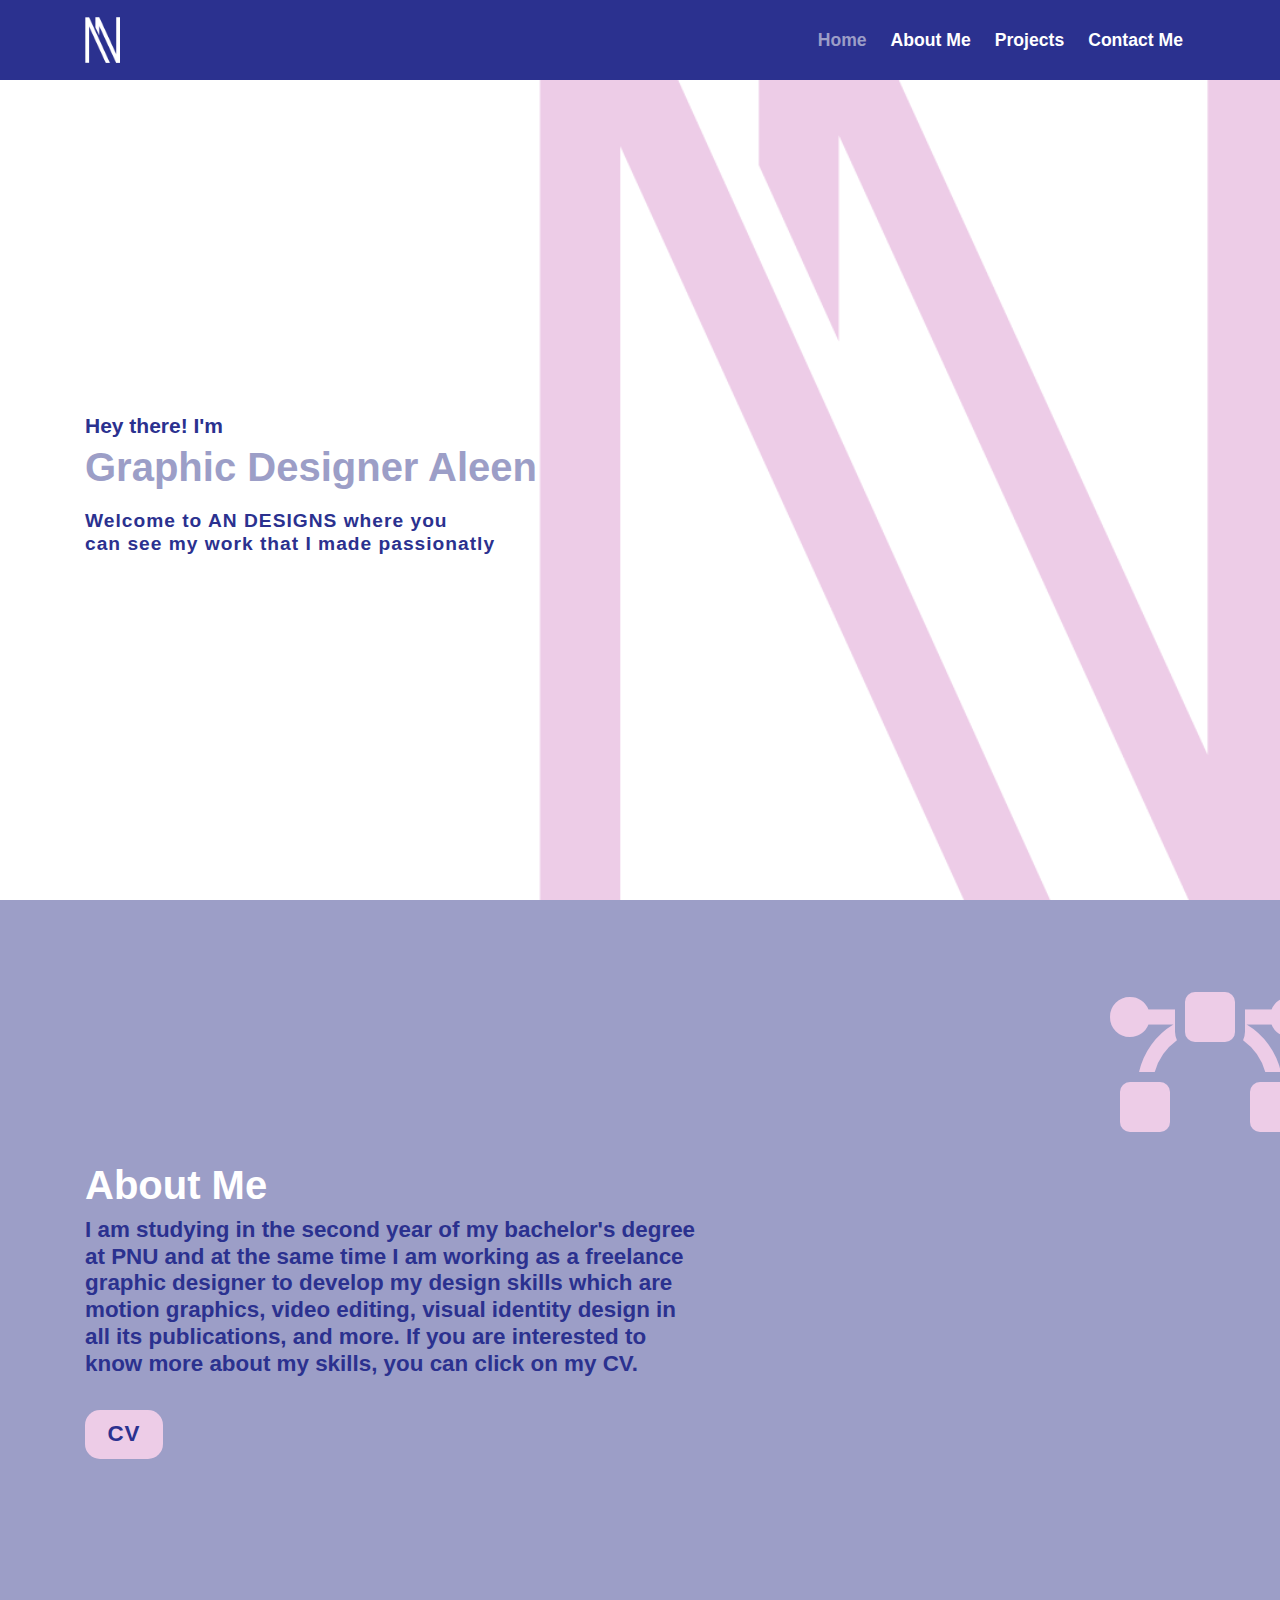
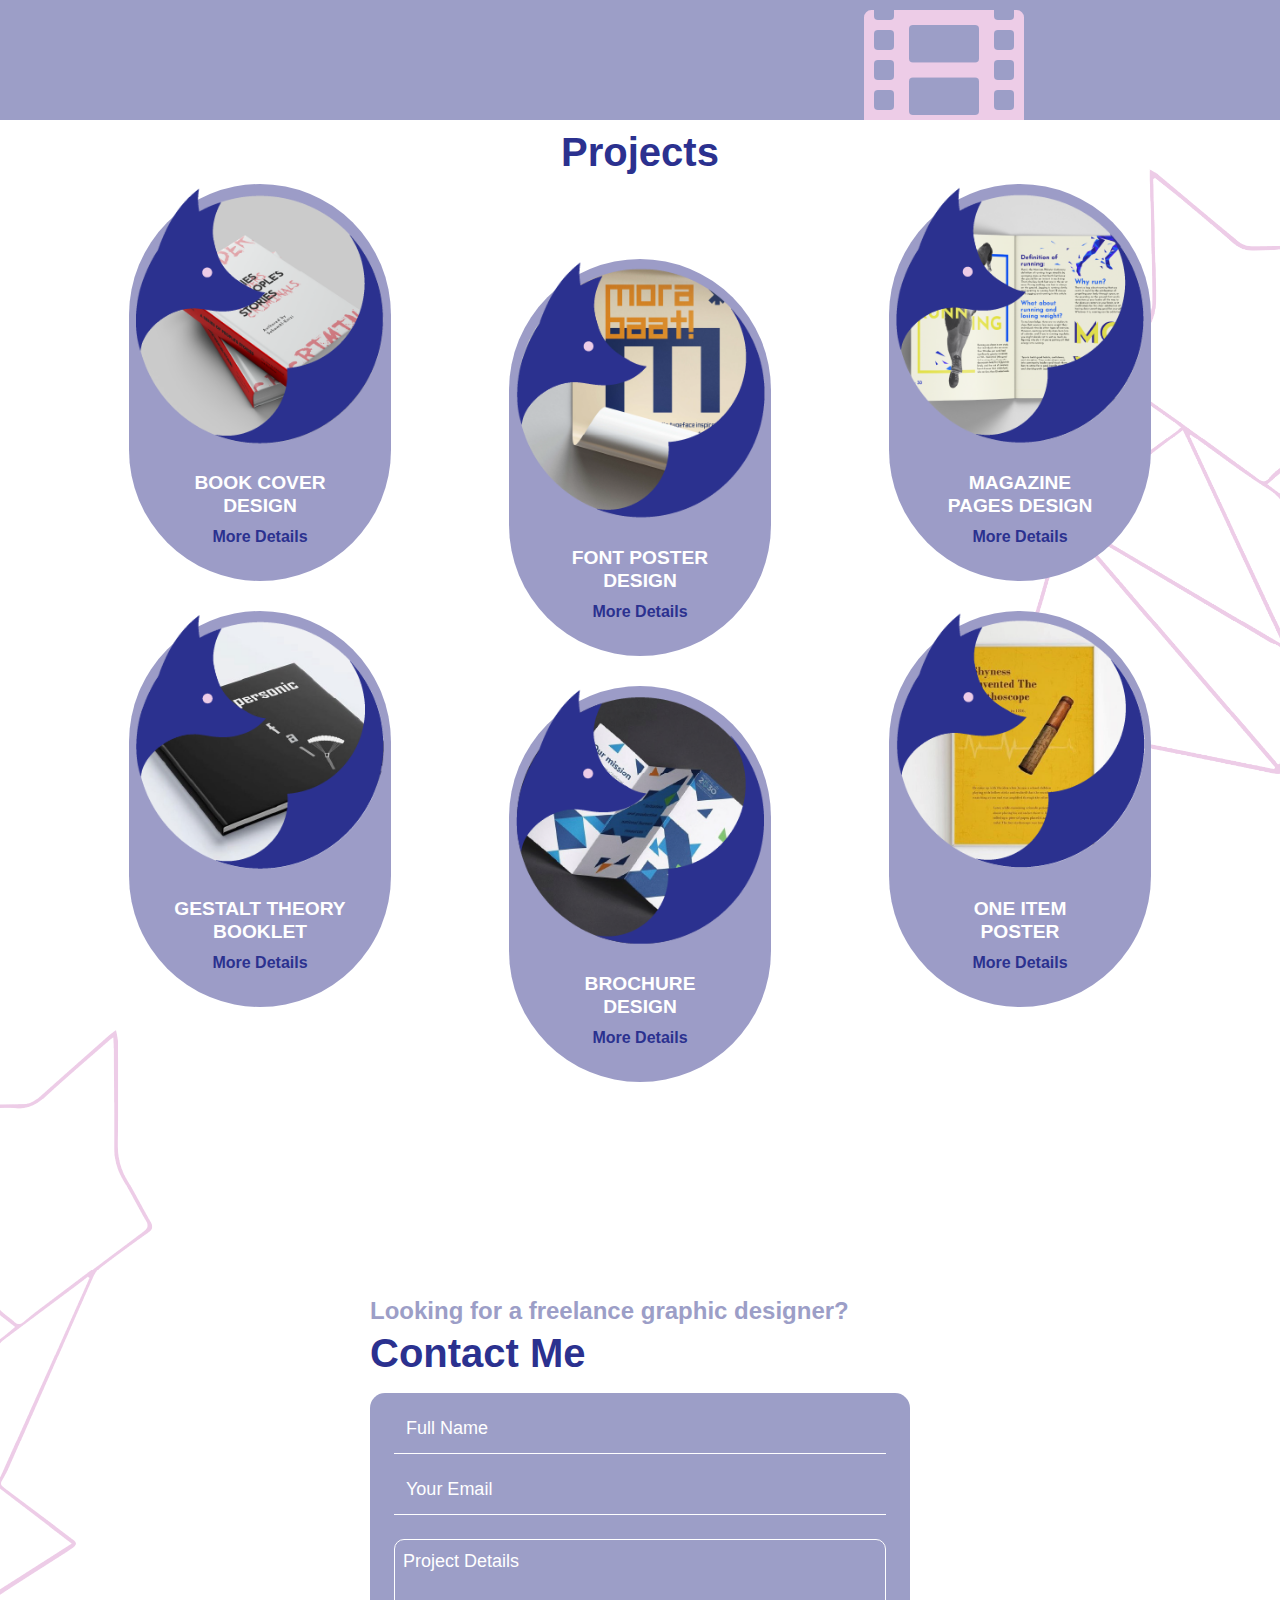
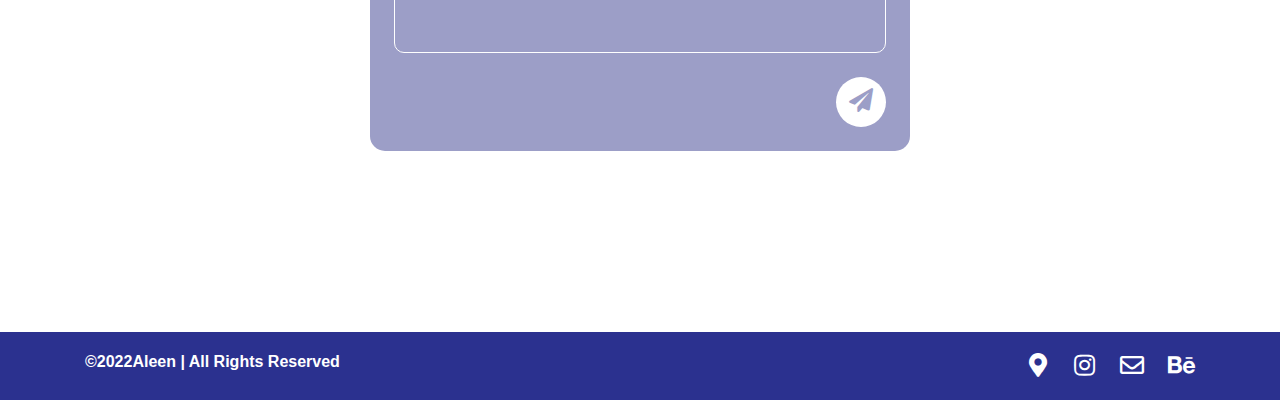
<file: index.html>
<!DOCTYPE html>
<html>
  <head>
    <meta charset="UTF-8" />
    <meta http-equiv="X-UA-Compatible" content="IE=edge" />
    <meta name="viewport" content="width=device-width, initial-scale=1.0" />
    <title>AN DESIGNS</title>
    <link
      rel="stylesheet"
      href="https://cdnjs.cloudflare.com/ajax/libs/font-awesome/5.15.4/css/all.min.css"
    />
    <link
      href="https://fonts.googleapis.com/css2?family=Nunito+Sans:wght@400;600;700&display=swap"
      rel="stylesheet"
    />
    <link rel="stylesheet" href="css/style.css" />
  </head>

  <body>
    <!-- Nav Bar Area  -->
    <nav class="navbar navbar-expand-lg">
      <div class="container">
        <a class="navbar-brand" href="#">
          <img src="images/logo.png" width="35" height="46" alt="" />
        </a>
        <button
          class="navbar-toggler"
          type="button"
          data-toggle="collapse"
          data-target="#navbarSupportedContent"
          aria-controls="navbarSupportedContent"
          aria-expanded="false"
          aria-label="Toggle navigation"
        >
          <i class="fas fa-bars"></i>
        </button>

        <div class="collapse navbar-collapse" id="navbarSupportedContent">
          <ul class="navbar-nav ml-auto">
            <li class="nav-item active">
              <a data-target="Home" class="nav-link" href="#Home"
                >Home <span class="sr-only">(current)</span></a
              >
            </li>
            <li class="nav-item">
              <a data-target="about__me" class="nav-link" href="#about__me"
                >About Me</a
              >
            </li>

            <li class="nav-item">
              <a data-target="Projects" class="nav-link" href="#Projects"
                >Projects</a
              >
            </li>
            <li class="nav-item">
              <a data-target="contact__me" class="nav-link" href="#contact__me"
                >Contact Me</a
              >
            </li>
          </ul>
        </div>
      </div>
    </nav>
    <!-- End Navbar  -->

    <!-- Start Main Content -->
    <section class="main" id="Home">
      <div class="container">
        <div>
          <h2><span class="intro"> Hey there! I'm</span><br>Graphic Designer Aleen</h2>

          <h3>
            Welcome to AN DESIGNS where you<br />can see my work that I made
            passionatly
          </h3>

          <!-- <a href="#Projects" class="main-btn">View my work </a>
          <div class="social-icons">
            <a href="#"><i class="fab fa-instagram"></i></a>
            <a href="#"><i class="fab fa-behance"></i></a>
          </div> -->
        </div>
      </div>

      <div class="img_md d-lg-none w-100">
      </div>

    </section>
    <!-- End Main Content -->

    <!-- Start About Me  -->

    <section class="about__me adobe apps position-relative" id="about__me">
      <div class="container d-flex flex-column align-items-start">
        <h2 class="title text-capitalize">About me</h2>
        <p>
          I am studying in the second year of my bachelor's degree <br> at PNU and at
          the same time I am working as a freelance <br> graphic designer to develop
          my design skills which are <br> motion graphics, video editing, visual
          identity design in <br> all its publications, and more. If you are
          interested to <br> know more about my skills, you can click on my CV.
        </p>
        <a
          href="https://drive.google.com/file/d/1Jfr28La4YLH1afXl1R5aICSt3pMZMd9Z/view?usp=sharing"
          target="_blank"
          class="my__cv text-capitalize"
          >CV</a
        >
      </div>
      <i class="fas fa-bezier-curve fa-10x"></i>

      <i class="fas fa-film fa-10x"></i>
    </section>

    <!-- End About me  -->

    <section class="Projects position-relative" id="Projects">
      <img class="right__part__bg" src="images/background fox right.png" alt="">
      <img class="left__part__bg" src="images/background fox left.png" alt="">
      <div class="container">
        <h2 class="title text-center">Projects</h2>
        <div class="row">
          <div class="col-lg-4">
            <div class="content">
              <div class="Project-cards">
                <div class="Project-image">
                  <img src="images/book cover w circle wolf.png" alt="poster" />
                </div>
                <div class="Project-info">
                  <strong class="Project-title">
                    <h3 class="text-uppercase">BOOK COVER DESIGN</h3>
                    <a href="project1.html" class="More-details">More details</a>
                  </strong>
                </div>
              </div>
            </div>
          </div>
          <div class="col-lg-4">
            <div class="content transformed__content">
              <div class="Project-cards">
                <div class="Project-image">
                  <img src="images/poster w circle wolf.png" alt="poster" />
                </div>
                <div class="Project-info">
                  <strong class="Project-title">
                    <h3>Font poster design</h3>
                    <a href="project2.html" class="More-details"
                      >More details</a
                    >
                  </strong>
                </div>
              </div>
            </div>
          </div>
          <div class="col-lg-4">
            <div class="content">
              <div class="Project-cards">
                <div class="Project-image">
                  <img src="images/magazine w circle wolf.png" alt="" />
                </div>
                <div class="Project-info">
                  <div class="Project-title">
                    <h3>MAGAZINE PAGES DESIGN</h3>
                    <a href="project3.html" class="More-details">More details</a>
                  </div>
                </div>
              </div>
            </div>
          </div>
          <div class="col-lg-4">
            <div class="content">
              <div class="Project-cards">
                <div class="Project-image">
                  <img
                    src="images/gestalt theoory booklet w circle wolf.png"
                    alt="poster"
                  />
                </div>
                <div class="Project-info">
                  <strong class="Project-title">
                    <h3 class="text-uppercase">GESTALT THEORY BOOKLET</h3>
                    <a href="project4.html" class="More-details">More details</a>
                  </strong>
                </div>
              </div>
            </div>
          </div>
          <div class="col-lg-4">
            <div class="content transformed__content">
              <div class="Project-cards">
                <div class="Project-image">
                  <img src="images/brochure w circle wolf.png" alt="poster" />
                </div>
                <div class="Project-info">
                  <strong class="Project-title">
                    <h3>BROCHURE DESIGN</h3>
                    <a href="project5.html" class="More-details">More details</a>
                  </strong>
                </div>
              </div>
            </div>
          </div>
          <div class="col-lg-4">
            <div class="content">
              <div class="Project-cards">
                <div class="Project-image">
                  <img src="images/one item poster w circle wolf.png" alt="" />
                </div>
                <div class="Project-info">
                  <div class="Project-title">
                    <h3>ONE ITEM POSTER</h3>
                    <a href="project6.html" class="More-details">More details</a>
                  </div>
                </div>
              </div>
            </div>
          </div>
        </div>
        
      </div>
    </section>

    <section class="contact__me" id="contact__me">
      <div class="container">
        <div class="row justify-content-center">
          <div class="col-lg-6">
            <span>Looking for a freelance graphic designer?</span>
            <h3>Contact Me</h3>
            <div class="form__part">
              <form action="">
                <input
                  class="d-block w-100"
                  type="text"
                  name=""
                  id=""
                  placeholder="Full Name"
                />
                <input
                  class="d-block w-100"
                  type="text"
                  name=""
                  id=""
                  placeholder="Your Email"
                />
                <textarea
                  class="d-block w-100"
                  name=""
                  id=""
                  rows="4"
                  placeholder="Project Details"
                ></textarea>
                <button class="submit" type="submit">
                  <i class="fas fa-paper-plane"></i>
                </button>
              </form>
            </div>
          </div>
        </div>
      </div>
    </section>

    <footer class="footer">
      <div class="container">
        <div class="d-flex footer_wrapper justify-content-between flex-wrap align-items-center">
          <p class="footer-title mb-2">©2022Aleen | All Rights Reserved</p>
          <div class="footer-social-icons">
            <a
              style="text-decoration: none;"
              target="_blank"
              href="https://www.google.com/maps/place/Princess+Nourah+Bint+Abdul+Rahman+University/@24.8466575,46.7233299,17z/data=!3m1!4b1!4m5!3m4!1s0x140e8f02757ea8c9:0x2ae023476577aa2b!8m2!3d24.8466526!4d46.7255186"
            >
            <i class="fas fa-map-marker-alt"></i>
            </a>
            <a target="_blank" href="https://www.instagram.com/aleendesigns/"
              ><i class="fab fa-instagram"></i
            ></a>
            <a href="mailto:aleenalaleen@hotmail.com"
              ><i class="far fa-envelope"></i
            ></a>
            <a
              target="_blank"
              class="p-0"
              href="https://www.behance.net/aleenabdullah"
              ><i class="fab fa-behance"></i
            ></a>
          </div>
        </div>
      </div>
    </footer>

    

    <script src="js/jquery-3.2.1.min.js"></script>
    <script src="js/popper.min.js"></script>
    <script src="js/bootstrap.min.js"></script>
    <script src="js/main.js"></script>
  </body>
</html>
</file>
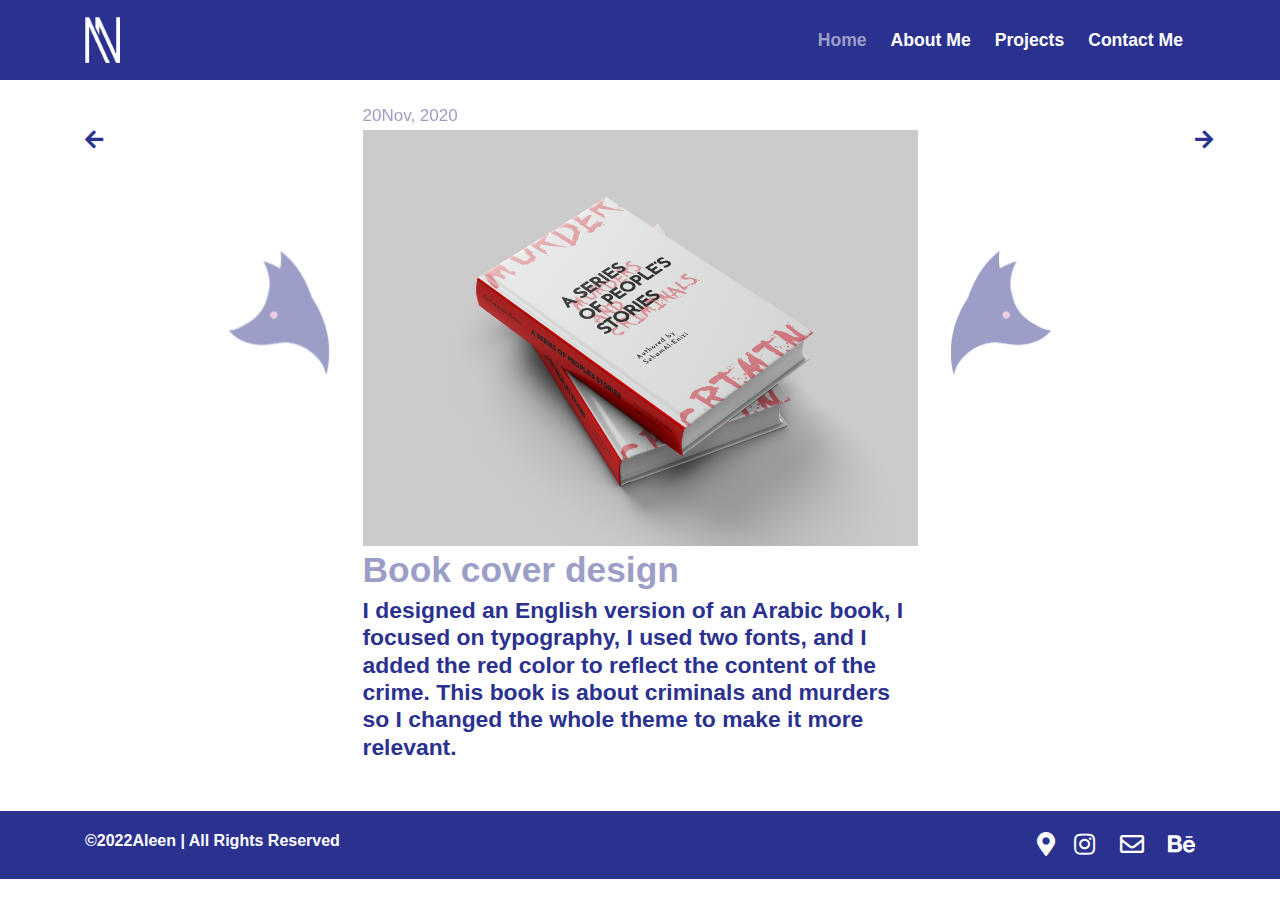
<file: project1.html>
<!DOCTYPE html>
<html>
  <head>
    <meta charset="UTF-8" />
    <meta http-equiv="X-UA-Compatible" content="IE=edge" />
    <meta name="viewport" content="width=device-width, initial-scale=1.0" />
    <title>Project 1 </title>
    <link
      rel="stylesheet"
      href="https://cdnjs.cloudflare.com/ajax/libs/font-awesome/5.15.4/css/all.min.css"
    />
    <link rel="stylesheet" href="css/style.css" />
  </head>

  <body>
    <!-- Nav Bar Area  -->
    <nav class="navbar navbar-expand-lg">
      <div class="container">
        <a class="navbar-brand" href="index.html">
          <img src="images/logo.png" width="35" height="46" alt="" />
        </a>
        <button
          class="navbar-toggler"
          type="button"
          data-toggle="collapse"
          data-target="#navbarSupportedContent"
          aria-controls="navbarSupportedContent"
          aria-expanded="false"
          aria-label="Toggle navigation"
        >
          <i class="fas fa-bars"></i>
        </button>

        <div class="collapse navbar-collapse" id="navbarSupportedContent">
          <ul class="navbar-nav ml-auto">
            <li class="nav-item active">
              <a class="nav-link" href="index.html"
                >Home <span class="sr-only">(current)</span></a
              >
            </li>
            <li class="nav-item">
              <a
                data-target="about__me"
                class="nav-link"
                href="index.html#about__me"
                >About Me</a
              >
            </li>

            <li class="nav-item">
              <a
                data-target="Projects"
                class="nav-link"
                href="index.html#Projects"
                >Projects</a
              >
            </li>
            <li class="nav-item">
              <a
                data-target="contact__me"
                class="nav-link"
                href="index.html#contact__me"
                >Contact Me</a
              >
            </li>
          </ul>
        </div>
      </div>
    </nav>
    <!-- End Navbar  -->

    <div class="project__details">
      <div class="container">
        <div class="position-relative date_holder w-50 m-auto">
          <div class="project__date">20Nov, 2020</div>
        </div>
        <div class="project__slider">
          <div
            id="carouselExampleControls"
            class="carousel slide"
            data-ride="carousel"
          >
          <a href="project2.html" class="position-absolute project_next">
            <i class="fas fa-arrow-right   position-absolute"></i>
          </a>
          <a href="project6.html" class="position-absolute project_prev">
            <i class="fas fa-arrow-left   position-absolute"></i>
          </a>

         

            <div class="carousel-inner m-auto w-50">
              <div class="carousel-item active">
                <img
                  class="d-block w-100"
                  src="images/book cover3.jpg"
                  alt="First slide"
                />
              </div>
              <div class="carousel-item">
                <img
                  class="d-block w-100"
                  src="images/book cover 1.jpg"
                  alt="Second slide"
                />
              </div>
              <div class="carousel-item">
                <img
                  class="d-block w-100"
                  src="images/book cover2.jpg"
                  alt="Third slide"
                />
              </div>
            </div>
            <a
              class="carousel-control-prev"
              href="#carouselExampleControls"
              role="button"
              data-slide="prev"
            >
              <img width="100" src="images/wolf head LEFT.png" alt="Prev" />
            </a>
            <a
              class="carousel-control-next"
              href="#carouselExampleControls"
              role="button"
              data-slide="next"
            >
              <img width="100" src="images/wolf head RIGHT.png" alt=" Next" />
            </a>
          </div>
          <div class="project__caption">
            <h3>Book cover design</h3>
            <p>
             I designed an English version of an Arabic book, I focused on typography, I used two fonts, and I added the red color to reflect the content of the crime. This book is about criminals and murders so I changed the whole theme to make it more relevant.  
            </p>
          </div>
        </div>
      </div>
    </div>

    <footer class="footer">
      <div class="container">
        <div class="d-flex footer_wrapper justify-content-between flex-wrap align-items-center">
          <p class="footer-title mb-2">©2022Aleen | All Rights Reserved</p>
          <div class="footer-social-icons">
            <a
              style="text-decoration: none; padding-right: 12px"
              target="_blank"
              href="https://www.google.com/maps/place/Princess+Nourah+Bint+Abdul+Rahman+University/@24.8466575,46.7233299,17z/data=!3m1!4b1!4m5!3m4!1s0x140e8f02757ea8c9:0x2ae023476577aa2b!8m2!3d24.8466526!4d46.7255186"
            >
            <i class="fas fa-map-marker-alt"></i>
            </a>
            <a target="_blank" href="https://www.instagram.com/aleendesigns/"
              ><i class="fab fa-instagram"></i
            ></a>
            <a href="mailto:aleenalaleen@hotmail.com"
              ><i class="far fa-envelope"></i
            ></a>
            <a
              target="_blank"
              class="p-0"
              href="https://www.behance.net/aleenabdullah"
              ><i class="fab fa-behance"></i
            ></a>
          </div>
        </div>
      </div>
    </footer>

    <script src="js/jquery-3.2.1.min.js"></script>
    <script src="js/popper.min.js"></script>
    <script src="js/bootstrap.min.js"></script>
    <script src="js/main.js"></script>
  </body>
</html>
</file>
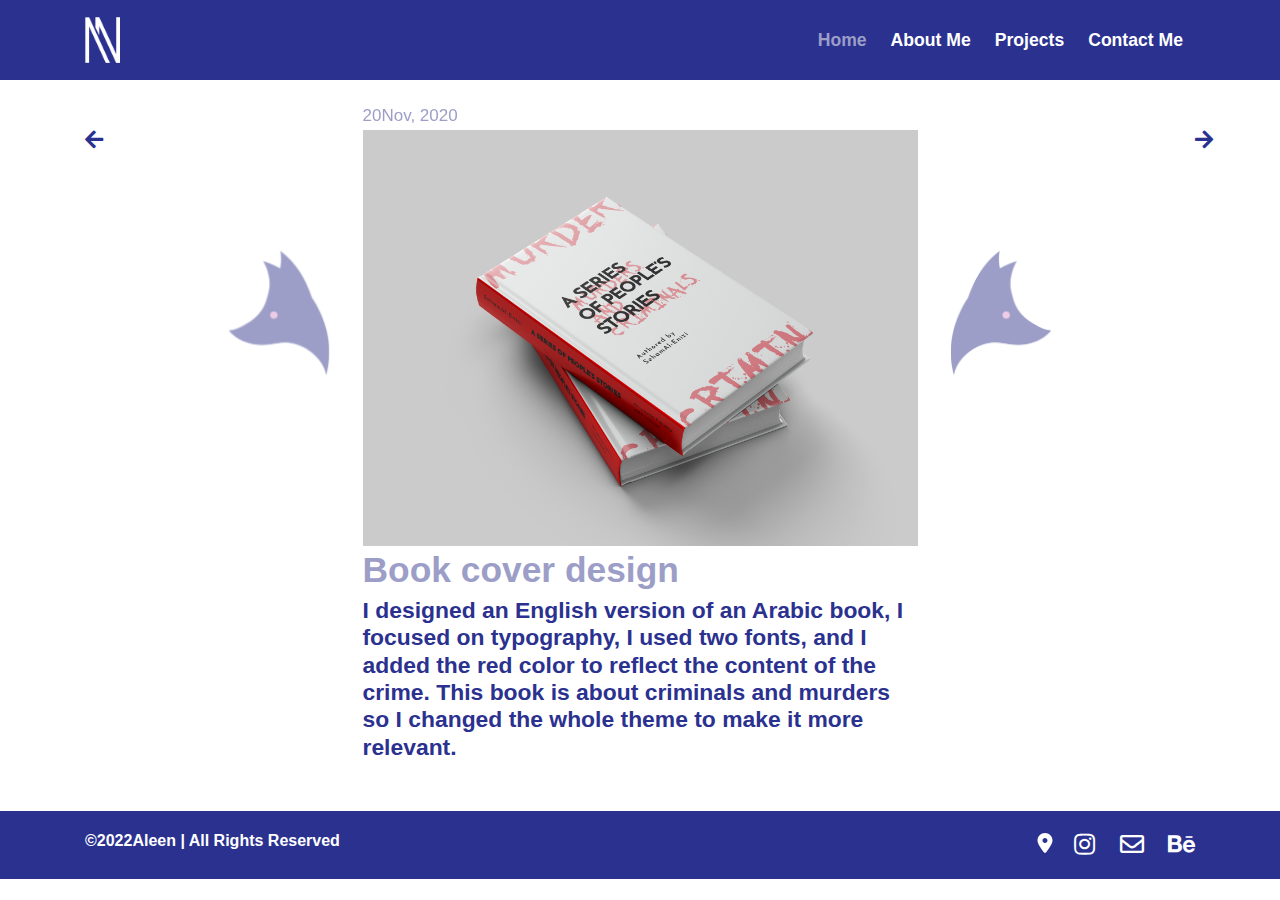
<file: Project1.html>
<!DOCTYPE html>
<html>
  <head>
    <meta charset="UTF-8" />
    <meta http-equiv="X-UA-Compatible" content="IE=edge" />
    <meta name="viewport" content="width=device-width, initial-scale=1.0" />
    <title>Project 1 </title>
    <link
      rel="stylesheet"
      href="https://cdnjs.cloudflare.com/ajax/libs/font-awesome/5.15.4/css/all.min.css"
    />
    <link rel="stylesheet" href="css/style.css" />
  </head>

  <body>
    <!-- Nav Bar Area  -->
    <nav class="navbar navbar-expand-lg">
      <div class="container">
        <a class="navbar-brand" href="index.html">
          <img src="images/logo.png" width="35" height="46" alt="" />
        </a>
        <button
          class="navbar-toggler"
          type="button"
          data-toggle="collapse"
          data-target="#navbarSupportedContent"
          aria-controls="navbarSupportedContent"
          aria-expanded="false"
          aria-label="Toggle navigation"
        >
          <i class="fas fa-bars"></i>
        </button>

        <div class="collapse navbar-collapse" id="navbarSupportedContent">
          <ul class="navbar-nav ml-auto">
            <li class="nav-item active">
              <a class="nav-link" href="index.html"
                >Home <span class="sr-only">(current)</span></a
              >
            </li>
            <li class="nav-item">
              <a
                data-target="about__me"
                class="nav-link"
                href="index.html#about__me"
                >About Me</a
              >
            </li>

            <li class="nav-item">
              <a
                data-target="Projects"
                class="nav-link"
                href="index.html#Projects"
                >Projects</a
              >
            </li>
            <li class="nav-item">
              <a
                data-target="contact__me"
                class="nav-link"
                href="index.html#contact__me"
                >Contact Me</a
              >
            </li>
          </ul>
        </div>
      </div>
    </nav>
    <!-- End Navbar  -->

    <div class="project__details">
      <div class="container">
        <div class="position-relative date_holder w-50 m-auto">
          <div class="project__date">20Nov, 2020</div>
        </div>
        <div class="project__slider">
          <div
            id="carouselExampleControls"
            class="carousel slide"
            data-ride="carousel"
          >
          <a href="project2.html" class="position-absolute project_next">
            <i class="fas fa-arrow-right   position-absolute"></i>
          </a>
          <a href="project6.html" class="position-absolute project_prev">
            <i class="fas fa-arrow-left   position-absolute"></i>
          </a>

         

            <div class="carousel-inner m-auto w-50">
              <div class="carousel-item active">
                <img
                  class="d-block w-100"
                  src="images/book cover3.jpg"
                  alt="First slide"
                />
              </div>
              <div class="carousel-item">
                <img
                  class="d-block w-100"
                  src="images/book cover 1.jpg"
                  alt="Second slide"
                />
              </div>
              <div class="carousel-item">
                <img
                  class="d-block w-100"
                  src="images/book cover2.jpg"
                  alt="Third slide"
                />
              </div>
            </div>
            <a
              class="carousel-control-prev"
              href="#carouselExampleControls"
              role="button"
              data-slide="prev"
            >
              <img width="100" src="images/wolf head LEFT.png" alt="Prev" />
            </a>
            <a
              class="carousel-control-next"
              href="#carouselExampleControls"
              role="button"
              data-slide="next"
            >
              <img width="100" src="images/wolf head RIGHT.png" alt=" Next" />
            </a>
          </div>
          <div class="project__caption">
            <h3>Book cover design</h3>
            <p>
             I designed an English version of an Arabic book, I focused on typography, I used two fonts, and I added the red color to reflect the content of the crime. This book is about criminals and murders so I changed the whole theme to make it more relevant.  
            </p>
          </div>
        </div>
      </div>
    </div>

    <footer class="footer">
      <div class="container">
        <div class="d-flex justify-content-between flex-wrap align-items-center">
          <p class="footer-title mb-2">©2022Aleen | All Rights Reserved</p>
          <div class="footer-social-icons">
            <a
              style="text-decoration: none; padding-right: 12px"
              target="_blank"
              href="https://www.google.com/maps/place/Princess+Nourah+Bint+Abdul+Rahman+University/@24.8466575,46.7233299,17z/data=!3m1!4b1!4m5!3m4!1s0x140e8f02757ea8c9:0x2ae023476577aa2b!8m2!3d24.8466526!4d46.7255186"
            >
              <svg
                style="width: 20px; color: #fff; fill: #fff; height: 20px"
                xmlns="http://www.w3.org/2000/svg"
                viewBox="0 0 384 512"
              >
                <!--! Font Awesome Pro 6.0.0 by @fontawesome - https://fontawesome.com License - https://fontawesome.com/license (Commercial License) Copyright 2022 Fonticons, Inc. -->
                <path
                  d="M168.3 499.2C116.1 435 0 279.4 0 192C0 85.96 85.96 0 192 0C298 0 384 85.96 384 192C384 279.4 267 435 215.7 499.2C203.4 514.5 180.6 514.5 168.3 499.2H168.3zM192 256C227.3 256 256 227.3 256 192C256 156.7 227.3 128 192 128C156.7 128 128 156.7 128 192C128 227.3 156.7 256 192 256z"
                />
              </svg>
            </a>
            <a target="_blank" href="https://www.instagram.com/aleendesigns/"
              ><i class="fab fa-instagram"></i
            ></a>
            <a href="mailto:aleenalaleen@hotmail.com"
              ><i class="far fa-envelope"></i
            ></a>
            <a
              target="_blank"
              class="p-0"
              href="https://www.behance.net/aleenabdullah"
              ><i class="fab fa-behance"></i
            ></a>
          </div>
        </div>
      </div>
    </footer>

    <script src="js/jquery-3.2.1.min.js"></script>
    <script src="js/popper.min.js"></script>
    <script src="js/bootstrap.min.js"></script>
    <script src="js/main.js"></script>
  </body>
</html>
</file>
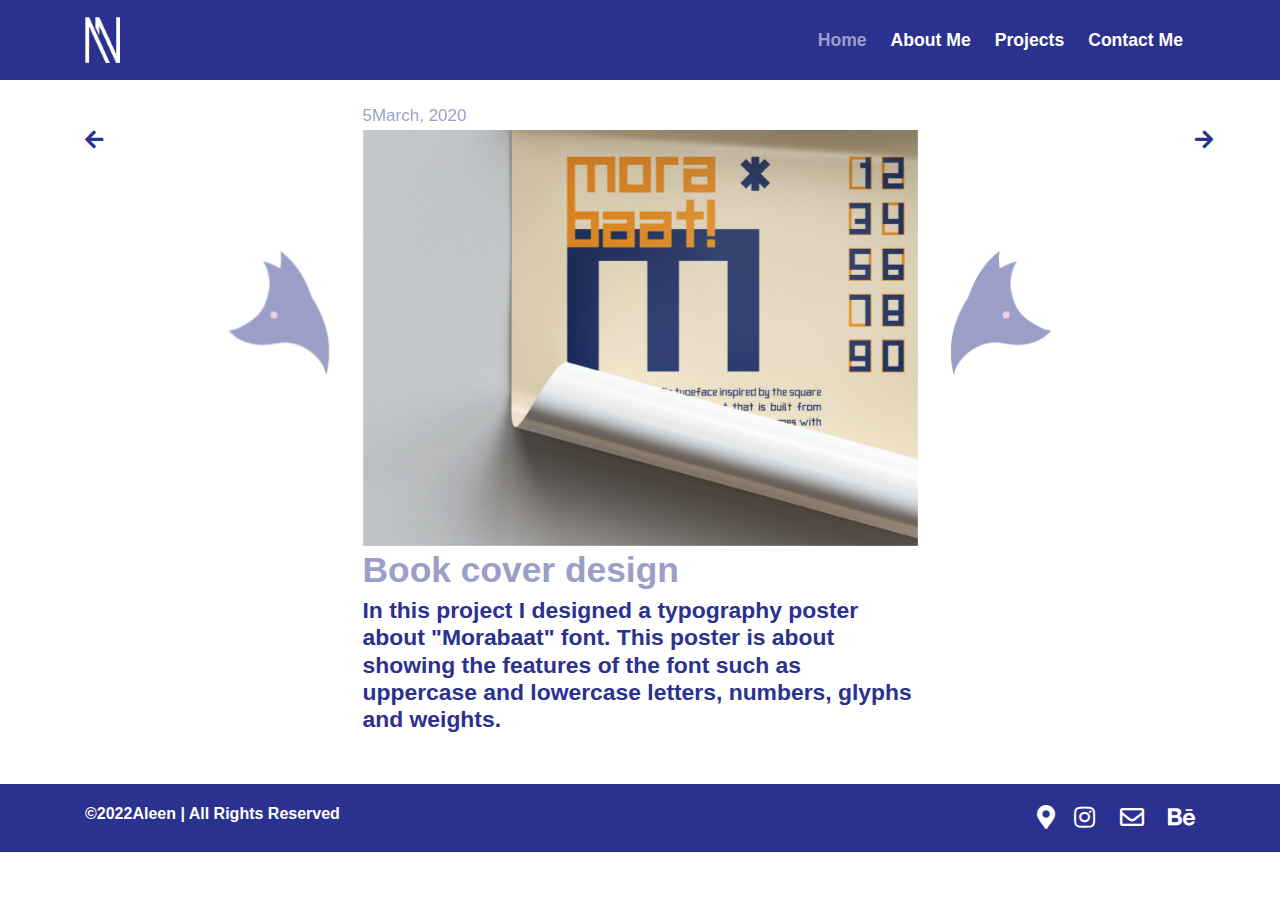
<file: project2.html>
<!DOCTYPE html>
<html>
  <head>
    <meta charset="UTF-8" />
    <meta http-equiv="X-UA-Compatible" content="IE=edge" />
    <meta name="viewport" content="width=device-width, initial-scale=1.0" />
    <title>Project 2</title>
    <link
      rel="stylesheet"
      href="https://cdnjs.cloudflare.com/ajax/libs/font-awesome/5.15.4/css/all.min.css"
    />
    <link rel="stylesheet" href="css/style.css" />
  </head>

  <body>
    <!-- Nav Bar Area  -->
    <nav class="navbar navbar-expand-lg">
      <div class="container">
        <a class="navbar-brand" href="index.html">
          <img src="images/logo.png" width="35" height="46" alt="" />
        </a>
        <button
          class="navbar-toggler"
          type="button"
          data-toggle="collapse"
          data-target="#navbarSupportedContent"
          aria-controls="navbarSupportedContent"
          aria-expanded="false"
          aria-label="Toggle navigation"
        >
          <i class="fas fa-bars"></i>
        </button>

        <div class="collapse navbar-collapse" id="navbarSupportedContent">
          <ul class="navbar-nav ml-auto">
            <li class="nav-item active">
              <a class="nav-link" href="index.html"
                >Home <span class="sr-only">(current)</span></a
              >
            </li>
            <li class="nav-item">
              <a
                data-target="about__me"
                class="nav-link"
                href="index.html#about__me"
                >About Me</a
              >
            </li>

            <li class="nav-item">
              <a
                data-target="Projects"
                class="nav-link"
                href="index.html#Projects"
                >Projects</a
              >
            </li>
            <li class="nav-item">
              <a
                data-target="contact__me"
                class="nav-link"
                href="index.html#contact__me"
                >Contact Me</a
              >
            </li>
          </ul>
        </div>
      </div>
    </nav>
    <!-- End Navbar  -->

    <div class="project__details">
      <div class="container">
        <div class="position-relative date_holder w-50 m-auto">
          <div class="project__date">5March, 2020</div>
        </div>
        <div class="project__slider">
          <div
            id="carouselExampleControls"
            class="carousel slide"
            data-ride="carousel"
          >
          <a href="project3.html" class="position-absolute project_next">
            <i class="fas fa-arrow-right   position-absolute"></i>
          </a>
          <a href="project1.html" class="position-absolute project_prev">
            <i class="fas fa-arrow-left   position-absolute"></i>
          </a>


            <div class="carousel-inner m-auto w-50">
              <div class="carousel-item active">
                <img
                  class="d-block w-100"
                  src="images/poster2.jpg"
                  alt="First slide"
                />
              </div>
              <div class="carousel-item">
                <img
                  class="d-block w-100"
                  src="images/poster1.jpg"
                  alt="Second slide"
                />
              </div>
              <div class="carousel-item">
                <img
                  class="d-block w-100"
                  src="images/poster3.jpg"
                  alt="Third slide"
                />
              </div>
            </div>
            <a
              class="carousel-control-prev"
              href="#carouselExampleControls"
              role="button"
              data-slide="prev"
            >
              <img width="100" src="images/wolf head LEFT.png" alt="Prev" />
            </a>
            <a
              class="carousel-control-next"
              href="#carouselExampleControls"
              role="button"
              data-slide="next"
            >
              <img width="100" src="images/wolf head RIGHT.png" alt=" Next" />
            </a>
          </div>
          <div class="project__caption">
            <h3>Book cover design</h3>
            <p>
             In this project I designed a typography poster about "Morabaat" font. This poster is about showing the features of the font such as uppercase and lowercase letters, numbers, glyphs and weights.
            </p>
          </div>
        </div>
      </div>
    </div>

    <footer class="footer">
      <div class="container">
        <div class="d-flex footer_wrapper justify-content-between flex-wrap align-items-center">
          <p class="footer-title mb-2">©2022Aleen | All Rights Reserved</p>
          <div class="footer-social-icons">
            <a
              style="text-decoration: none; padding-right: 12px"
              target="_blank"
              href="https://www.google.com/maps/place/Princess+Nourah+Bint+Abdul+Rahman+University/@24.8466575,46.7233299,17z/data=!3m1!4b1!4m5!3m4!1s0x140e8f02757ea8c9:0x2ae023476577aa2b!8m2!3d24.8466526!4d46.7255186"
            >
            <i class="fas fa-map-marker-alt"></i>
            </a>
            <a target="_blank" href="https://www.instagram.com/aleendesigns/"
              ><i class="fab fa-instagram"></i
            ></a>
            <a href="mailto:aleenalaleen@hotmail.com"
              ><i class="far fa-envelope"></i
            ></a>
            <a
              target="_blank"
              class="p-0"
              href="https://www.behance.net/aleenabdullah"
              ><i class="fab fa-behance"></i
            ></a>
          </div>
        </div>
      </div>
    </footer>

    <script src="js/jquery-3.2.1.min.js"></script>
    <script src="js/popper.min.js"></script>
    <script src="js/bootstrap.min.js"></script>
    <script src="js/main.js"></script>
  </body>
</html>
</file>
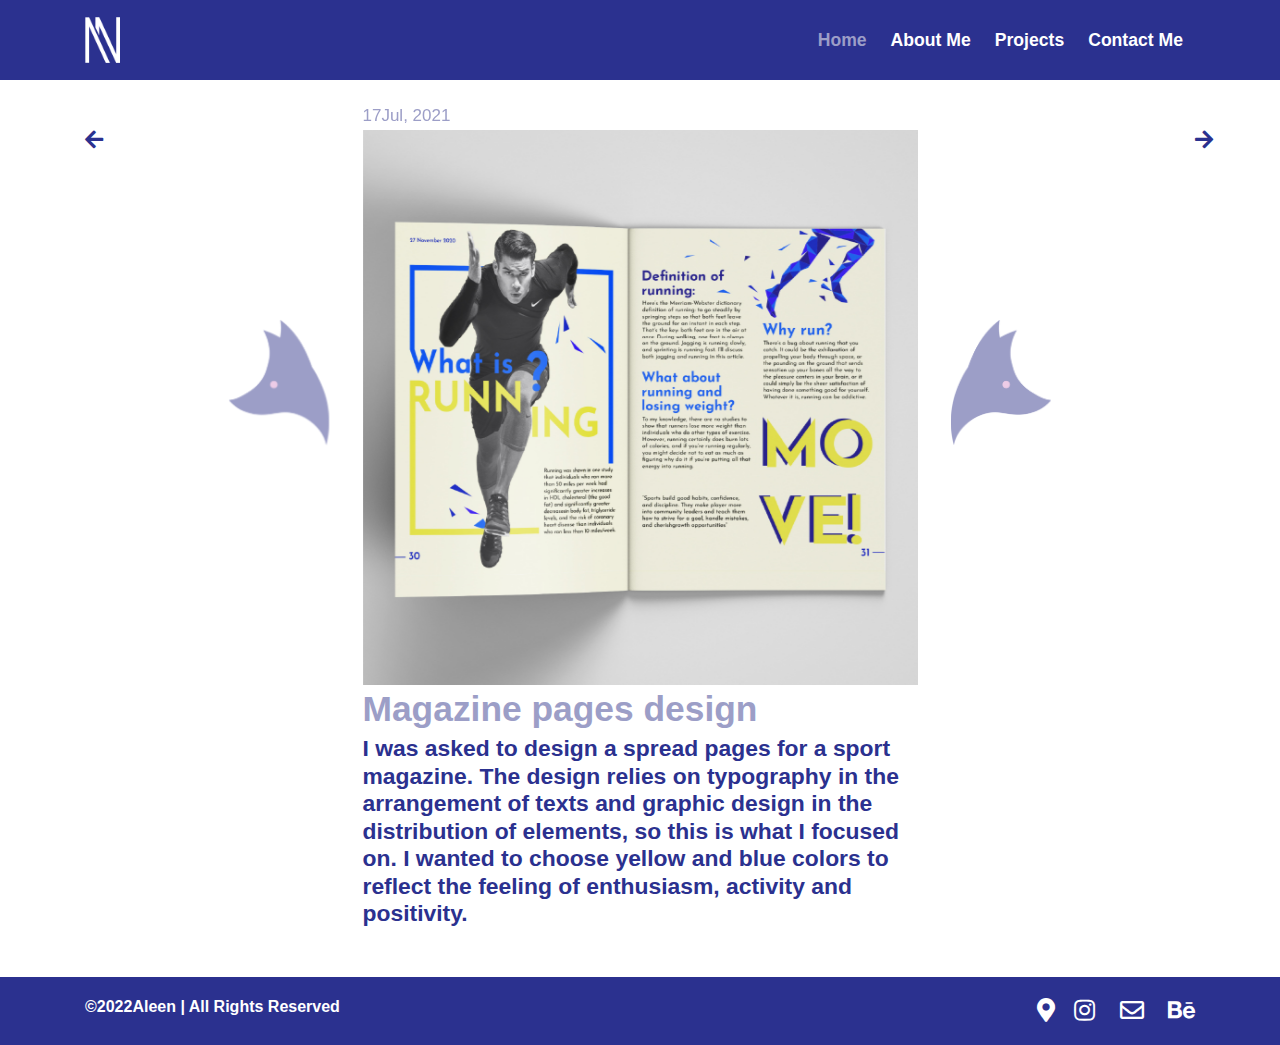
<file: project3.html>
<!DOCTYPE html>
<html>
  <head>
    <meta charset="UTF-8" />
    <meta http-equiv="X-UA-Compatible" content="IE=edge" />
    <meta name="viewport" content="width=device-width, initial-scale=1.0" />
    <title>Project 3</title>
    <link
      rel="stylesheet"
      href="https://cdnjs.cloudflare.com/ajax/libs/font-awesome/5.15.4/css/all.min.css"
    />
    <link rel="stylesheet" href="css/style.css" />
  </head>

  <body>
    <!-- Nav Bar Area  -->
    <nav class="navbar navbar-expand-lg">
      <div class="container">
        <a class="navbar-brand" href="index.html">
          <img src="images/logo.png" width="35" height="46" alt="" />
        </a>
        <button
          class="navbar-toggler"
          type="button"
          data-toggle="collapse"
          data-target="#navbarSupportedContent"
          aria-controls="navbarSupportedContent"
          aria-expanded="false"
          aria-label="Toggle navigation"
        >
          <i class="fas fa-bars"></i>
        </button>

        <div class="collapse navbar-collapse" id="navbarSupportedContent">
          <ul class="navbar-nav ml-auto">
            <li class="nav-item active">
              <a class="nav-link" href="index.html"
                >Home <span class="sr-only">(current)</span></a
              >
            </li>
            <li class="nav-item">
              <a
                data-target="about__me"
                class="nav-link"
                href="index.html#about__me"
                >About Me</a
              >
            </li>

            <li class="nav-item">
              <a
                data-target="Projects"
                class="nav-link"
                href="index.html#Projects"
                >Projects</a
              >
            </li>
            <li class="nav-item">
              <a
                data-target="contact__me"
                class="nav-link"
                href="index.html#contact__me"
                >Contact Me</a
              >
            </li>
          </ul>
        </div>
      </div>
    </nav>
    <!-- End Navbar  -->

    <div class="project__details">
      <div class="container">
        <div class="position-relative date_holder w-50 m-auto">
          <div class="project__date">17Jul, 2021</div>
        </div>
        <div class="project__slider">
          <div
            id="carouselExampleControls"
            class="carousel slide"
            data-ride="carousel"
          >
          <a href="project4.html" class="position-absolute project_next">
            <i class="fas fa-arrow-right   position-absolute"></i>
          </a>
          <a href="project2.html" class="position-absolute project_prev">
            <i class="fas fa-arrow-left   position-absolute"></i>
          </a>
            <div class="carousel-inner m-auto w-50">
              <div class="carousel-item active">
                <img
                  class="d-block w-100"
                  src="images/magazine1.jpg"
                  alt="First slide" height="500"
                />
              </div>
              <div class="carousel-item">
                <img
                  class="d-block w-100"
                  src="images/magazine2.jpg"
                  alt="Second slide" height="500"
                />
              </div>
              <div class="carousel-item">
                <img
                  class="d-block w-100"
                  src="images/magazine3.jpg"
                  alt="Third slide" height="500"
                />
              </div>
            </div>
            <a
              class="carousel-control-prev"
              href="#carouselExampleControls"
              role="button"
              data-slide="prev"
            >
              <img width="100" src="images/wolf head LEFT.png" alt="Prev" />
            </a>
            <a
              class="carousel-control-next"
              href="#carouselExampleControls"
              role="button"
              data-slide="next"
            >
              <img width="100" src="images/wolf head RIGHT.png" alt=" Next" />
            </a>
          </div>
          <div class="project__caption">
            <h3>Magazine pages design</h3>
            <p>
             I was asked to design a spread pages for a sport magazine. The design relies on typography in the arrangement of texts and graphic design in the distribution of elements, so this is what I focused on. I wanted to choose yellow and blue colors to reflect the feeling of enthusiasm, activity and positivity. 
            </p>
          </div>
        </div>
      </div>
    </div>

    <footer class="footer">
      <div class="container">
        <div class="d-flex footer_wrapper justify-content-between flex-wrap align-items-center">
          <p class="footer-title mb-2">©2022Aleen | All Rights Reserved</p>
          <div class="footer-social-icons">
            <a
              style="text-decoration: none; padding-right: 12px"
              target="_blank"
              href="https://www.google.com/maps/place/Princess+Nourah+Bint+Abdul+Rahman+University/@24.8466575,46.7233299,17z/data=!3m1!4b1!4m5!3m4!1s0x140e8f02757ea8c9:0x2ae023476577aa2b!8m2!3d24.8466526!4d46.7255186"
            >
            <i class="fas fa-map-marker-alt"></i>
            </a>
            <a target="_blank" href="https://www.instagram.com/aleendesigns/"
              ><i class="fab fa-instagram"></i
            ></a>
            <a href="mailto:aleenalaleen@hotmail.com"
              ><i class="far fa-envelope"></i
            ></a>
            <a
              target="_blank"
              class="p-0"
              href="https://www.behance.net/aleenabdullah"
              ><i class="fab fa-behance"></i
            ></a>
          </div>
        </div>
      </div>
    </footer>

    <script src="js/jquery-3.2.1.min.js"></script>
    <script src="js/popper.min.js"></script>
    <script src="js/bootstrap.min.js"></script>
    <script src="js/main.js"></script>
  </body>
</html>
</file>
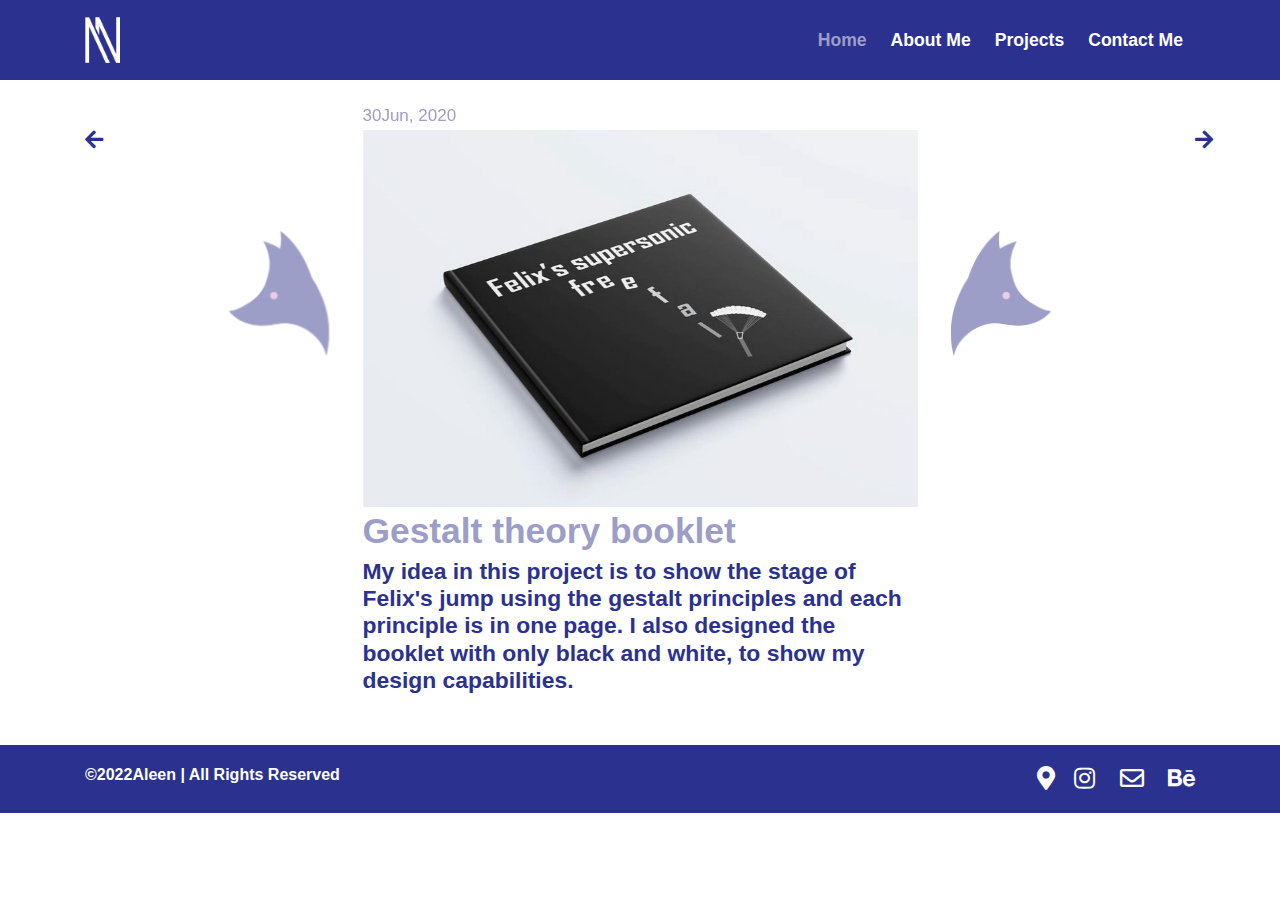
<file: project4.html>
<!DOCTYPE html>
<html>
  <head>
    <meta charset="UTF-8" />
    <meta http-equiv="X-UA-Compatible" content="IE=edge" />
    <meta name="viewport" content="width=device-width, initial-scale=1.0" />
    <title>Project 4 </title>
    <link
      rel="stylesheet"
      href="https://cdnjs.cloudflare.com/ajax/libs/font-awesome/5.15.4/css/all.min.css"
    />
    <link rel="stylesheet" href="css/style.css" />
  </head>

  <body>
    <!-- Nav Bar Area  -->
    <nav class="navbar navbar-expand-lg">
      <div class="container">
        <a class="navbar-brand" href="index.html">
          <img src="images/logo.png" width="35" height="46" alt="" />
        </a>
        <button
          class="navbar-toggler"
          type="button"
          data-toggle="collapse"
          data-target="#navbarSupportedContent"
          aria-controls="navbarSupportedContent"
          aria-expanded="false"
          aria-label="Toggle navigation"
        >
          <i class="fas fa-bars"></i>
        </button>

        <div class="collapse navbar-collapse" id="navbarSupportedContent">
          <ul class="navbar-nav ml-auto">
            <li class="nav-item active">
              <a class="nav-link" href="index.html"
                >Home <span class="sr-only">(current)</span></a
              >
            </li>
            <li class="nav-item">
              <a
                data-target="about__me"
                class="nav-link"
                href="index.html#about__me"
                >About Me</a
              >
            </li>

            <li class="nav-item">
              <a
                data-target="Projects"
                class="nav-link"
                href="index.html#Projects"
                >Projects</a
              >
            </li>
            <li class="nav-item">
              <a
                data-target="contact__me"
                class="nav-link"
                href="index.html#contact__me"
                >Contact Me</a
              >
            </li>
          </ul>
        </div>
      </div>
    </nav>
    <!-- End Navbar  -->

    <div class="project__details">
      <div class="container">
        <div class="position-relative date_holder w-50 m-auto">
          <div class="project__date">30Jun, 2020</div>
        </div>
        <div class="project__slider">
          <div
            id="carouselExampleControls"
            class="carousel slide"
            data-ride="carousel"
          >
          <a href="project5.html" class="position-absolute project_next">
            <i class="fas fa-arrow-right   position-absolute"></i>
          </a>
          <a href="project3.html" class="position-absolute project_prev">
            <i class="fas fa-arrow-left   position-absolute"></i>
          </a>
            <div class="carousel-inner m-auto w-50">
              <div class="carousel-item active">
                <img
                  src="images/gestalt theory booklet.jpg"
                  alt="First slide" width="827" height="390"
                  class="d-block w-100"
                />
              </div>
              <div class="carousel-item">
                <img
                  class="d-block w-100"
                  src="images/gestalt 1.jpg"
                  alt="Second slide" width="827" height="390"
                />
              </div>
				
              <div class="carousel-item">
                <img
                  class="d-block w-100"
                  src="images/gestalt 2.jpg"
                  alt="Third slide" width="827" height="390"
                />
              </div>
			
			   <div class="carousel-item">
                <img
                  class="d-block w-100"
                  src="images/gestalt 3.jpg"
                  alt="forth slide" width="827" height="390"
                />
              </div>
				
				 <div class="carousel-item">
                <img
                  class="d-block w-100"
                  src="images/gestalt 4.jpg"
                  alt="fifth slide" width="827" height="390"
                />
                 </div>
				
				 <div class="carousel-item">
                <img
                  class="d-block w-100"
                  src="images/gestalt 5.jpg"
                  alt="sixth slide" width="827" height="390"
                />
                 </div>
				
				 <div class="carousel-item">
                <img
                  class="d-block w-100"
                  src="images/gestalt 6.jpg"
                  alt="seventh slide" width="827" height="390"
                />
                 </div>
				
					 <div class="carousel-item">
                <img
                  class="d-block w-100"
                  src="images/gestalt 7.jpg"
                  alt="eighth slide" width="827" height="390"
                />
                 </div>
				
					 <div class="carousel-item">
                <img
                  class="d-block w-100"
                  src="images/gestalt 8.jpg"
                  alt="ninth slide" width="827" height="390"
                />
                 </div>
				
						 <div class="carousel-item">
                <img
                  class="d-block w-100"
                  src="images/gestalt 9.jpg"
                  alt="tenth slide" width="827" height="390"
                />
                 </div>
				
				
            </div>
            <a
              class="carousel-control-prev"
              href="#carouselExampleControls"
              role="button"
              data-slide="prev"
            >
              <img width="100" src="images/wolf head LEFT.png" alt="Prev" />
            </a>
            <a
              class="carousel-control-next"
              href="#carouselExampleControls"
              role="button"
              data-slide="next"
            >
              <img width="100" src="images/wolf head RIGHT.png" alt=" Next" />
            </a>
          </div>
          <div class="project__caption">
            <h3>Gestalt theory booklet</h3>
            <p>
               My idea in this project is to show the stage of Felix's jump using the gestalt principles and each principle is in one page. I also designed the booklet with only black and white, to show my design capabilities. 
            </p>
          </div>
        </div>
      </div>
    </div>

    <footer class="footer">
      <div class="container">
        <div class="d-flex footer_wrapper justify-content-between flex-wrap align-items-center">
          <p class="footer-title mb-2">©2022Aleen | All Rights Reserved</p>
          <div class="footer-social-icons">
            <a
              style="text-decoration: none; padding-right: 12px"
              target="_blank"
              href="https://www.google.com/maps/place/Princess+Nourah+Bint+Abdul+Rahman+University/@24.8466575,46.7233299,17z/data=!3m1!4b1!4m5!3m4!1s0x140e8f02757ea8c9:0x2ae023476577aa2b!8m2!3d24.8466526!4d46.7255186"
            >
            <i class="fas fa-map-marker-alt"></i>
            </a>
            <a target="_blank" href="https://www.instagram.com/aleendesigns/"
              ><i class="fab fa-instagram"></i
            ></a>
            <a href="mailto:aleenalaleen@hotmail.com"
              ><i class="far fa-envelope"></i
            ></a>
            <a
              target="_blank"
              class="p-0"
              href="https://www.behance.net/aleenabdullah"
              ><i class="fab fa-behance"></i
            ></a>
          </div>
        </div>
      </div>
    </footer>
    <script src="js/jquery-3.2.1.min.js"></script>
    <script src="js/popper.min.js"></script>
    <script src="js/bootstrap.min.js"></script>
    <script src="js/main.js"></script>
  </body>
</html>
</file>
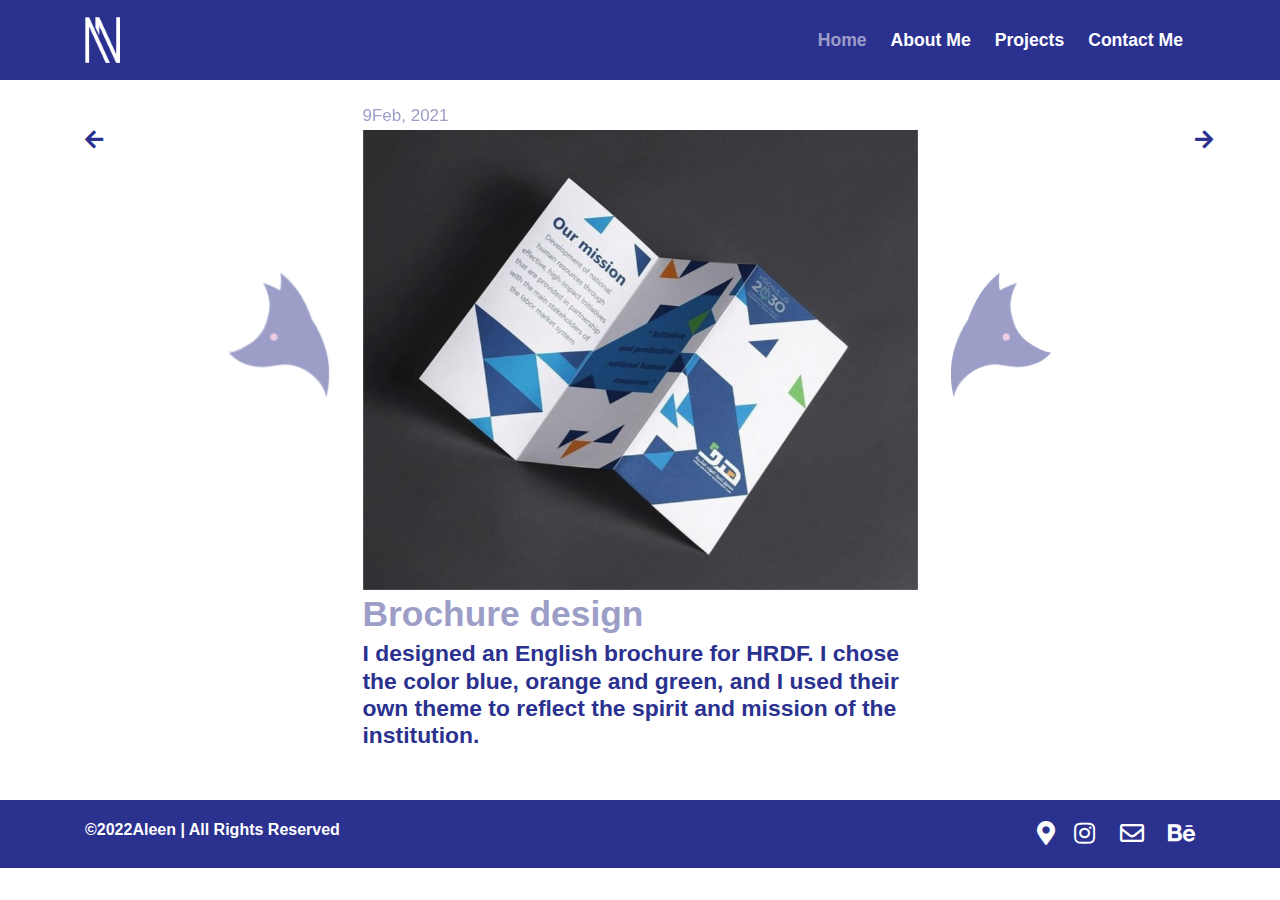
<file: project5.html>
<!DOCTYPE html>
<html>
  <head>
    <meta charset="UTF-8" />
    <meta http-equiv="X-UA-Compatible" content="IE=edge" />
    <meta name="viewport" content="width=device-width, initial-scale=1.0" />
    <title>Project 5</title>
    <link
      rel="stylesheet"
      href="https://cdnjs.cloudflare.com/ajax/libs/font-awesome/5.15.4/css/all.min.css"
    />
    <link rel="stylesheet" href="css/style.css" />
  </head>

  <body>
    <!-- Nav Bar Area  -->
    <nav class="navbar navbar-expand-lg">
      <div class="container">
        <a class="navbar-brand" href="index.html">
          <img src="images/logo.png" width="35" height="46" alt="" />
        </a>
        <button
          class="navbar-toggler"
          type="button"
          data-toggle="collapse"
          data-target="#navbarSupportedContent"
          aria-controls="navbarSupportedContent"
          aria-expanded="false"
          aria-label="Toggle navigation"
        >
          <i class="fas fa-bars"></i>
        </button>

        <div class="collapse navbar-collapse" id="navbarSupportedContent">
          <ul class="navbar-nav ml-auto">
            <li class="nav-item active">
              <a class="nav-link" href="index.html"
                >Home <span class="sr-only">(current)</span></a
              >
            </li>
            <li class="nav-item">
              <a
                data-target="about__me"
                class="nav-link"
                href="index.html#about__me"
                >About Me</a
              >
            </li>

            <li class="nav-item">
              <a
                data-target="Projects"
                class="nav-link"
                href="index.html#Projects"
                >Projects</a
              >
            </li>
            <li class="nav-item">
              <a
                data-target="contact__me"
                class="nav-link"
                href="index.html#contact__me"
                >Contact Me</a
              >
            </li>
          </ul>
        </div>
      </div>
    </nav>
    <!-- End Navbar  -->

    <div class="project__details">
      <div class="container">
        <div class="position-relative date_holder w-50 m-auto">
          <div class="project__date">9Feb, 2021</div>
        </div>
        <div class="project__slider">
          <div
            id="carouselExampleControls"
            class="carousel slide"
            data-ride="carousel"
          >
          <a href="project6.html" class="position-absolute project_next">
            <i class="fas fa-arrow-right   position-absolute"></i>
          </a>
          <a href="project4.html" class="position-absolute project_prev">
            <i class="fas fa-arrow-left   position-absolute"></i>
          </a>
            <div class="carousel-inner m-auto w-50">
              <div class="carousel-item active">
                <img
                  class="d-block w-100"
                  src="images/brochure.jpg"
                  alt="First slide"
                />
              </div>
              <div class="carousel-item">
                <img
                  class="d-block w-100"
                  src="images/brochure2.jpg"
                  alt="Second slide"
                />
              </div>
            </div>
            <a
              class="carousel-control-prev"
              href="#carouselExampleControls"
              role="button"
              data-slide="prev"
            >
              <img width="100" src="images/wolf head LEFT.png" alt="Prev" />
            </a>
            <a
              class="carousel-control-next"
              href="#carouselExampleControls"
              role="button"
              data-slide="next"
            >
              <img width="100" src="images/wolf head RIGHT.png" alt=" Next" />
            </a>
          </div>
          <div class="project__caption">
            <h3>Brochure design</h3>
            <p>
             I designed an English brochure for HRDF. I chose the color blue, orange and green, and I used their own theme to reflect the spirit and mission of the institution.
            </p>
          </div>
        </div>
      </div>
    </div>

    <footer class="footer">
      <div class="container">
        <div class="d-flex footer_wrapper justify-content-between flex-wrap align-items-center">
          <p class="footer-title mb-2">©2022Aleen | All Rights Reserved</p>
          <div class="footer-social-icons">
            <a
              style="text-decoration: none; padding-right: 12px"
              target="_blank"
              href="https://www.google.com/maps/place/Princess+Nourah+Bint+Abdul+Rahman+University/@24.8466575,46.7233299,17z/data=!3m1!4b1!4m5!3m4!1s0x140e8f02757ea8c9:0x2ae023476577aa2b!8m2!3d24.8466526!4d46.7255186"
            >
            <i class="fas fa-map-marker-alt"></i>
            </a>
            <a target="_blank" href="https://www.instagram.com/aleendesigns/"
              ><i class="fab fa-instagram"></i
            ></a>
            <a href="mailto:aleenalaleen@hotmail.com"
              ><i class="far fa-envelope"></i
            ></a>
            <a
              target="_blank"
              class="p-0"
              href="https://www.behance.net/aleenabdullah"
              ><i class="fab fa-behance"></i
            ></a>
          </div>
        </div>
      </div>
    </footer>

    <script src="js/jquery-3.2.1.min.js"></script>
    <script src="js/popper.min.js"></script>
    <script src="js/bootstrap.min.js"></script>
    <script src="js/main.js"></script>
  </body>
</html>
</file>
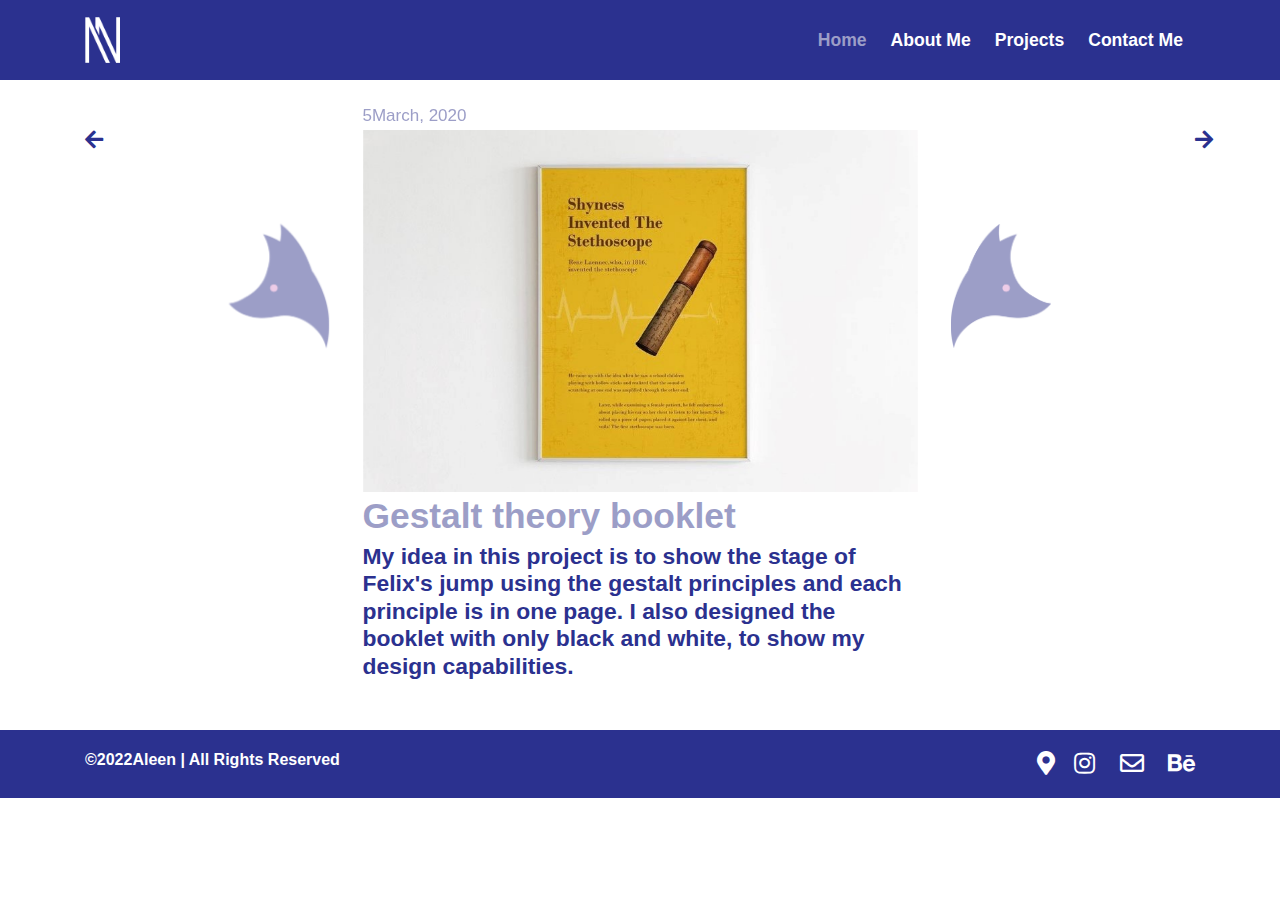
<file: project6.html>
<!DOCTYPE html>
<html>
  <head>
    <meta charset="UTF-8" />
    <meta http-equiv="X-UA-Compatible" content="IE=edge" />
    <meta name="viewport" content="width=device-width, initial-scale=1.0" />
    <title>Project 6</title>

    <link
      rel="stylesheet"
      href="https://cdnjs.cloudflare.com/ajax/libs/font-awesome/5.15.4/css/all.min.css"
    />
    <link rel="stylesheet" href="css/style.css" />
  </head>

  <body>
    <!-- Nav Bar Area  -->
    <nav class="navbar navbar-expand-lg">
      <div class="container">
        <a class="navbar-brand" href="index.html">
          <img src="images/logo.png" width="35" height="46" alt="" />
        </a>
        <button
          class="navbar-toggler"
          type="button"
          data-toggle="collapse"
          data-target="#navbarSupportedContent"
          aria-controls="navbarSupportedContent"
          aria-expanded="false"
          aria-label="Toggle navigation"
        >
          <i class="fas fa-bars"></i>
        </button>

        <div class="collapse navbar-collapse" id="navbarSupportedContent">
          <ul class="navbar-nav ml-auto">
            <li class="nav-item active">
              <a class="nav-link" href="index.html"
                >Home <span class="sr-only">(current)</span></a
              >
            </li>
            <li class="nav-item">
              <a
                data-target="about__me"
                class="nav-link"
                href="index.html#about__me"
                >About Me</a
              >
            </li>

            <li class="nav-item">
              <a
                data-target="Projects"
                class="nav-link"
                href="index.html#Projects"
                >Projects</a
              >
            </li>
            <li class="nav-item">
              <a
                data-target="contact__me"
                class="nav-link"
                href="index.html#contact__me"
                >Contact Me</a
              >
            </li>
          </ul>
        </div>
      </div>
    </nav>
    <!-- End Navbar  -->

    <div class="project__details">
      <div class="container">
        <div class="position-relative date_holder w-50 m-auto">
          <div class="project__date">5March, 2020</div>
        </div>
        <div class="project__slider">
          <div
            id="carouselExampleControls"
            class="carousel slide"
            data-ride="carousel"
          >
            <a href="project1.html" class="position-absolute project_next">
              <i class="fas fa-arrow-right position-absolute"></i>
            </a>
            <a href="project5.html" class="position-absolute project_prev">
              <i class="fas fa-arrow-left position-absolute"></i>
            </a>
            <div class="carousel-inner m-auto w-50">
              <div class="carousel-item active">
                <img
                  class="d-block w-100"
                  src="images/one item poster.jpg"
                  alt="First slide"
                />
              </div>
              <div class="carousel-item">
                <img
                  class="d-block w-100"
                  src="images/poster1.jpg"
                  alt="Second slide"
                />
              </div>

              <div class="carousel-item">
                <img
                  class="d-block w-100"
                  src="images/poster2.jpg"
                  alt="Third slide"
                />
              </div>

              <div class="carousel-item">
                <img
                  class="d-block w-100"
                  src="images/poster3.jpg"
                  alt="forth slide"
                />
              </div>
            </div>
            <a
              class="carousel-control-prev"
              href="#carouselExampleControls"
              role="button"
              data-slide="prev"
            >
              <img width="100" src="images/wolf head LEFT.png" alt="Prev" />
            </a>
            <a
              class="carousel-control-next"
              href="#carouselExampleControls"
              role="button"
              data-slide="next"
            >
              <img width="100" src="images/wolf head RIGHT.png" alt=" Next" />
            </a>
          </div>
          <div class="project__caption">
            <h3>Gestalt theory booklet</h3>
            <p>
              My idea in this project is to show the stage of Felix's jump using
              the gestalt principles and each principle is in one page. I also
              designed the booklet with only black and white, to show my design
              capabilities.
            </p>
          </div>
        </div>
      </div>
    </div>

    <footer class="footer">
      <div class="container">
        <div
          class="d-flex footer_wrapper justify-content-between flex-wrap align-items-center"
        >
          <p class="footer-title mb-2">©2022Aleen | All Rights Reserved</p>
          <div class="footer-social-icons">
            <a
              style="text-decoration: none; padding-right: 12px"
              target="_blank"
              href="https://www.google.com/maps/place/Princess+Nourah+Bint+Abdul+Rahman+University/@24.8466575,46.7233299,17z/data=!3m1!4b1!4m5!3m4!1s0x140e8f02757ea8c9:0x2ae023476577aa2b!8m2!3d24.8466526!4d46.7255186"
            >
            <i class="fas fa-map-marker-alt"></i>
            </a>
            <a target="_blank" href="https://www.instagram.com/aleendesigns/"
              ><i class="fab fa-instagram"></i
            ></a>
            <a href="mailto:aleenalaleen@hotmail.com"
              ><i class="far fa-envelope"></i
            ></a>
            <a
              target="_blank"
              class="p-0"
              href="https://www.behance.net/aleenabdullah"
              ><i class="fab fa-behance"></i
            ></a>
          </div>
        </div>
      </div>
    </footer>

    <script src="js/jquery-3.2.1.min.js"></script>
    <script src="js/popper.min.js"></script>
    <script src="js/bootstrap.min.js"></script>
    <script src="js/main.js"></script>
  </body>
</html>
</file>
